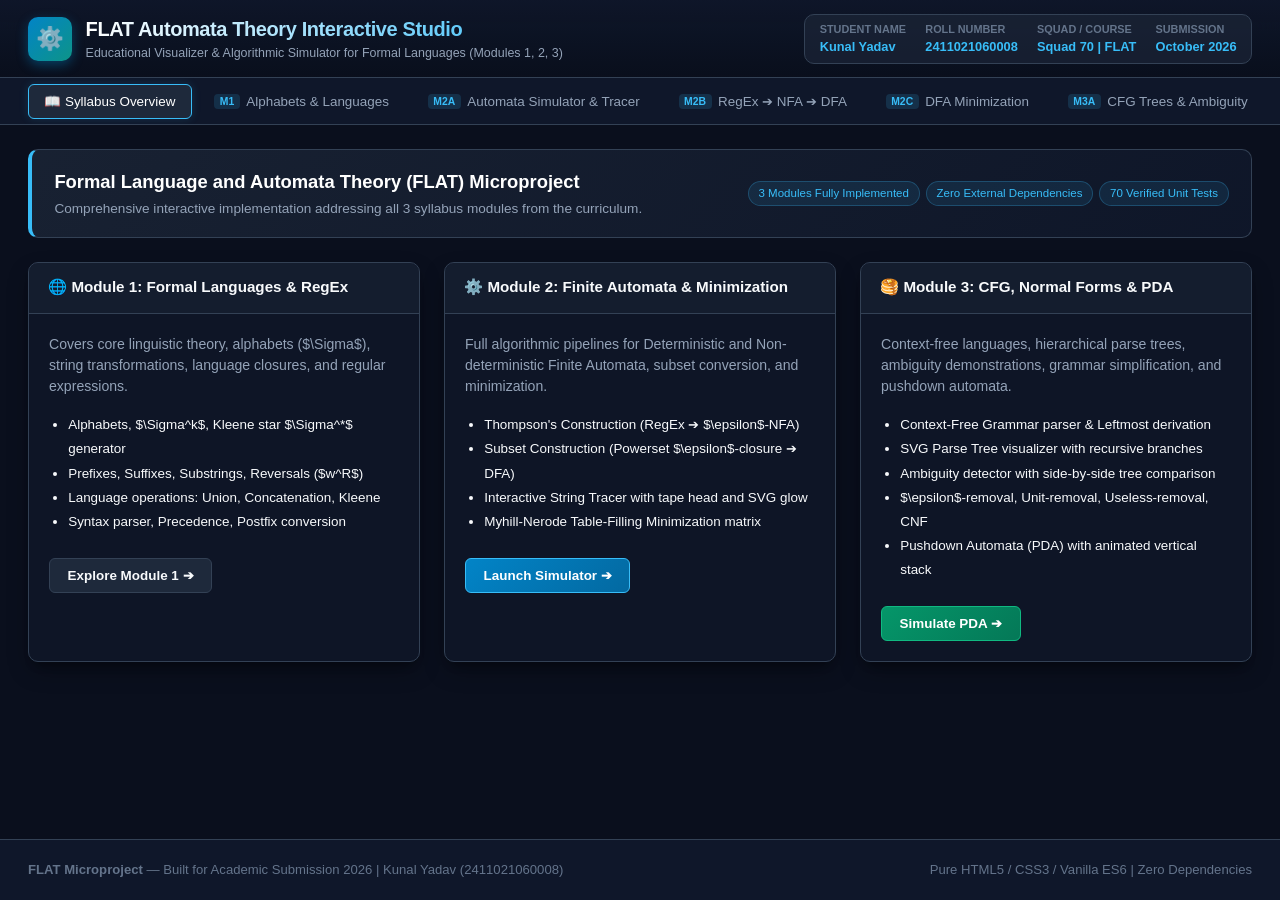
<file: index.html>
<!DOCTYPE html>
<html lang="en">
<head>
  <meta charset="UTF-8">
  <meta name="viewport" content="width=device-width, initial-scale=1.0">
  <title>Formal Language & Automata Theory (FLAT) Interactive Educational Studio</title>
  <link rel="stylesheet" href="styles.css">
</head>
<body>

  <!-- Top Header & Student Academic Identity -->
  <header class="app-header">
    <div class="header-inner">
      <div class="brand-area">
        <div class="brand-icon">⚙️</div>
        <div class="brand-title">
          <h1>FLAT Automata Theory Interactive Studio</h1>
          <p>Educational Visualizer & Algorithmic Simulator for Formal Languages (Modules 1, 2, 3)</p>
        </div>
      </div>
      <div class="student-badge-card">
        <div class="student-meta-item">
          <span class="label">Student Name</span>
          <span class="value">Kunal Yadav</span>
        </div>
        <div class="student-meta-item">
          <span class="label">Roll Number</span>
          <span class="value">2411021060008</span>
        </div>
        <div class="student-meta-item">
          <span class="label">Squad / Course</span>
          <span class="value">Squad 70 | FLAT</span>
        </div>
        <div class="student-meta-item">
          <span class="label">Submission</span>
          <span class="value">October 2026</span>
        </div>
      </div>
    </div>
  </header>

  <!-- Navigation Tab Bar -->
  <nav class="nav-tabs-container">
    <div class="nav-tabs" id="navTabs">
      <button class="nav-tab-btn active" data-tab="tab-overview">
        <span>📖 Syllabus Overview</span>
      </button>
      <button class="nav-tab-btn" data-tab="tab-module1">
        <span class="tab-badge">M1</span>
        <span>Alphabets & Languages</span>
      </button>
      <button class="nav-tab-btn" data-tab="tab-module2a">
        <span class="tab-badge">M2A</span>
        <span>Automata Simulator & Tracer</span>
      </button>
      <button class="nav-tab-btn" data-tab="tab-module2b">
        <span class="tab-badge">M2B</span>
        <span>RegEx ➔ NFA ➔ DFA</span>
      </button>
      <button class="nav-tab-btn" data-tab="tab-module2c">
        <span class="tab-badge">M2C</span>
        <span>DFA Minimization</span>
      </button>
      <button class="nav-tab-btn" data-tab="tab-module3a">
        <span class="tab-badge">M3A</span>
        <span>CFG Trees & Ambiguity</span>
      </button>
      <button class="nav-tab-btn" data-tab="tab-module3b">
        <span class="tab-badge">M3B</span>
        <span>CFG Simplification & CNF</span>
      </button>
      <button class="nav-tab-btn" data-tab="tab-module3c">
        <span class="tab-badge">M3C</span>
        <span>PDA & Stack Simulator</span>
      </button>
      <button class="nav-tab-btn" data-tab="tab-pumping">
        <span class="tab-badge">TH</span>
        <span>Pumping Lemma Labs</span>
      </button>
      <button class="nav-tab-btn" data-tab="tab-tests">
        <span class="tab-badge">70✔</span>
        <span>Test Suite & Report</span>
      </button>
    </div>
  </nav>

  <!-- Main Content Space -->
  <main class="main-content">

    <!-- ==========================================
         TAB 0: SYLLABUS OVERVIEW & ARCHITECTURE
         ========================================== -->
    <section id="tab-overview" class="tab-pane active">
      <div class="module-banner">
        <div>
          <h2>Formal Language and Automata Theory (FLAT) Microproject</h2>
          <p>Comprehensive interactive implementation addressing all 3 syllabus modules from the curriculum.</p>
        </div>
        <div class="module-tags">
          <span class="tag-pill">3 Modules Fully Implemented</span>
          <span class="tag-pill">Zero External Dependencies</span>
          <span class="tag-pill">70 Verified Unit Tests</span>
        </div>
      </div>

      <div class="grid-3col">
        <div class="panel-card">
          <div class="panel-card-header">
            <h3>🌐 Module 1: Formal Languages & RegEx</h3>
          </div>
          <div class="panel-card-body">
            <p style="color: var(--text-muted); font-size: 0.88rem; margin-bottom: 1rem;">
              Covers core linguistic theory, alphabets ($\Sigma$), string transformations, language closures, and regular expressions.
            </p>
            <ul style="font-size: 0.84rem; color: var(--text-main); margin-left: 1.2rem; line-height: 1.8;">
              <li>Alphabets, $\Sigma^k$, Kleene star $\Sigma^*$ generator</li>
              <li>Prefixes, Suffixes, Substrings, Reversals ($w^R$)</li>
              <li>Language operations: Union, Concatenation, Kleene</li>
              <li>Syntax parser, Precedence, Postfix conversion</li>
            </ul>
            <div style="margin-top: 1.5rem;">
              <button class="btn btn-secondary" onclick="switchTab('tab-module1')">Explore Module 1 ➔</button>
            </div>
          </div>
        </div>

        <div class="panel-card">
          <div class="panel-card-header">
            <h3>⚙️ Module 2: Finite Automata & Minimization</h3>
          </div>
          <div class="panel-card-body">
            <p style="color: var(--text-muted); font-size: 0.88rem; margin-bottom: 1rem;">
              Full algorithmic pipelines for Deterministic and Non-deterministic Finite Automata, subset conversion, and minimization.
            </p>
            <ul style="font-size: 0.84rem; color: var(--text-main); margin-left: 1.2rem; line-height: 1.8;">
              <li>Thompson's Construction (RegEx ➔ $\epsilon$-NFA)</li>
              <li>Subset Construction (Powerset $\epsilon$-closure ➔ DFA)</li>
              <li>Interactive String Tracer with tape head and SVG glow</li>
              <li>Myhill-Nerode Table-Filling Minimization matrix</li>
            </ul>
            <div style="margin-top: 1.5rem;">
              <button class="btn btn-primary" onclick="switchTab('tab-module2a')">Launch Simulator ➔</button>
            </div>
          </div>
        </div>

        <div class="panel-card">
          <div class="panel-card-header">
            <h3>🥞 Module 3: CFG, Normal Forms & PDA</h3>
          </div>
          <div class="panel-card-body">
            <p style="color: var(--text-muted); font-size: 0.88rem; margin-bottom: 1rem;">
              Context-free languages, hierarchical parse trees, ambiguity demonstrations, grammar simplification, and pushdown automata.
            </p>
            <ul style="font-size: 0.84rem; color: var(--text-main); margin-left: 1.2rem; line-height: 1.8;">
              <li>Context-Free Grammar parser & Leftmost derivation</li>
              <li>SVG Parse Tree visualizer with recursive branches</li>
              <li>Ambiguity detector with side-by-side tree comparison</li>
              <li>$\epsilon$-removal, Unit-removal, Useless-removal, CNF</li>
              <li>Pushdown Automata (PDA) with animated vertical stack</li>
            </ul>
            <div style="margin-top: 1.5rem;">
              <button class="btn btn-emerald" onclick="switchTab('tab-module3c')">Simulate PDA ➔</button>
            </div>
          </div>
        </div>
      </div>
    </section>

    <!-- ==========================================
         TAB 1: MODULE 1 ALPHABETS & LANGUAGES
         ========================================== -->
    <section id="tab-module1" class="tab-pane">
      <div class="module-banner">
        <div>
          <h2>Module 1: Alphabets, Strings, Operations & Regular Expressions</h2>
          <p>Explore formal language mechanics, combinatorial operations on strings, and regular expression precedence parsing.</p>
        </div>
        <div class="module-tags">
          <span class="tag-pill">Σ* Generator</span>
          <span class="tag-pill">String Calculus</span>
          <span class="tag-pill">Shunting-Yard RegEx</span>
        </div>
      </div>

      <div class="grid-2col">
        <!-- String & Alphabet Workbench -->
        <div class="panel-card">
          <div class="panel-card-header">
            <h3>🔤 String & Alphabet Operations Laboratory</h3>
          </div>
          <div class="panel-card-body">
            <div class="form-group">
              <label for="m1-alphabet">Alphabet Σ (comma-separated):</label>
              <input type="text" id="m1-alphabet" class="input-text" value="0, 1">
            </div>
            <div class="form-group">
              <label for="m1-k">Generate Σᵏ (Power k):</label>
              <input type="number" id="m1-k" class="input-text" value="2" min="0" max="4">
            </div>
            <button class="btn btn-primary" id="m1-btn-gensigma">Compute Σᵏ</button>

            <div style="margin-top: 1rem;">
              <label style="font-size: 0.78rem; font-weight: 600; color: var(--text-muted);">Resulting Strings Set:</label>
              <div id="m1-sigma-result" class="derivation-steps-box" style="margin-top: 0.4rem; max-height: 120px;">
                {00, 01, 10, 11}
              </div>
            </div>

            <hr style="border-color: var(--border-color); margin: 1.5rem 0;">

            <div class="form-group">
              <label for="m1-test-word">Sample String w:</label>
              <input type="text" id="m1-test-word" class="input-text" value="automata">
            </div>
            <button class="btn btn-secondary" id="m1-btn-analyzestring">Decompose String w</button>

            <div id="m1-string-analysis" style="margin-top: 1rem; font-size: 0.85rem; line-height: 1.8;">
              <p><strong>Reversal (wᴿ):</strong> <span id="m1-reversal" style="color: var(--accent-cyan); font-family: var(--font-mono);">atamotua</span></p>
              <p><strong>Prefixes:</strong> <span id="m1-prefixes" style="color: var(--accent-emerald); font-family: var(--font-mono);">{ε, a, au, aut, auto, autom, automa, automat, automata}</span></p>
              <p><strong>Suffixes:</strong> <span id="m1-suffixes" style="color: var(--accent-amber); font-family: var(--font-mono);">{ε, a, ta, ata, mata, omata, tomata, utomata, automata}</span></p>
            </div>
          </div>
        </div>

        <!-- Language Operations & RegEx Precedence -->
        <div class="panel-card">
          <div class="panel-card-header">
            <h3>📐 Operations on Languages & RegEx Syntax</h3>
          </div>
          <div class="panel-card-body">
            <div class="form-group">
              <label for="m1-lang-l1">Language L₁ (comma-separated):</label>
              <input type="text" id="m1-lang-l1" class="input-text" value="a, ab">
            </div>
            <div class="form-group">
              <label for="m1-lang-l2">Language L₂ (comma-separated):</label>
              <input type="text" id="m1-lang-l2" class="input-text" value="b, ba">
            </div>
            <div class="btn-group">
              <button class="btn btn-secondary" id="m1-btn-union">Union (L₁ ∪ L₂)</button>
              <button class="btn btn-secondary" id="m1-btn-concat">Concatenation (L₁L₂)</button>
              <button class="btn btn-secondary" id="m1-btn-kleene">Kleene Star (L₁*)</button>
            </div>

            <div style="margin-top: 1rem;">
              <label style="font-size: 0.78rem; font-weight: 600; color: var(--text-muted);">Language Operation Output:</label>
              <div id="m1-lang-result" class="derivation-steps-box" style="margin-top: 0.4rem; max-height: 100px;">
                Ready for computation.
              </div>
            </div>

            <hr style="border-color: var(--border-color); margin: 1.5rem 0;">

            <div class="form-group">
              <label for="m1-regex-input">Regular Expression Parser (Infix to Postfix):</label>
              <input type="text" id="m1-regex-input" class="input-text" value="(a|b)*abb">
            </div>
            <button class="btn btn-primary" id="m1-btn-parse-regex">Parse Precedence & Postfix</button>

            <div style="margin-top: 1rem; font-size: 0.85rem; line-height: 1.8;">
              <p><strong>Explicit Concatenation:</strong> <span id="m1-explicit-regex" style="color: var(--accent-cyan); font-family: var(--font-mono);">(a|b)*.a.b.b</span></p>
              <p><strong>Postfix Polish Notation:</strong> <span id="m1-postfix-regex" style="color: var(--accent-emerald); font-family: var(--font-mono);">ab|*a.b.b.</span></p>
            </div>
          </div>
        </div>
      </div>
    </section>

    <!-- ==========================================
         TAB 2A: AUTOMATA SIMULATOR & STRING TRACER
         ========================================== -->
    <section id="tab-module2a" class="tab-pane">
      <div class="module-banner">
        <div>
          <h2>Module 2A: Interactive Automaton Simulator & Step-by-Step String Tracer</h2>
          <p>Real-time execution of Deterministic (DFA) and Non-Deterministic (NFA) finite automata with tape head tracking and dynamic state highlights.</p>
        </div>
        <div class="module-tags">
          <span class="tag-pill">DFA & NFA</span>
          <span class="tag-pill">Step Tracer</span>
          <span class="tag-pill">SVG State Highlighting</span>
        </div>
      </div>

      <div class="grid-sidebar">
        <!-- Controls Column -->
        <div class="panel-card">
          <div class="panel-card-header">
            <h3>⚙️ Automaton Configuration</h3>
          </div>
          <div class="panel-card-body">
            <div class="form-group">
              <label for="m2a-preset-select">Select Standard Preset:</label>
              <select id="m2a-preset-select" class="select-input">
                <option value="ends_ab">Ends with 'ab' (L = (a|b)*ab)</option>
                <option value="even0_odd1">Even 0s and Odd 1s</option>
                <option value="div_by_3">Binary Numbers Divisible by 3</option>
                <option value="c_identifier">Identifier Format ([a-zA-Z_][0-9a-zA-Z_]*)</option>
                <option value="dustbin_id">Campus Dustbin ID Validator (Bdd)</option>
                <option value="nfa_branching">Non-deterministic NFA (Parallel Branching)</option>
              </select>
            </div>

            <div class="form-group">
              <label for="m2a-input-string">Input String to Trace:</label>
              <input type="text" id="m2a-input-string" class="input-text" value="abb">
            </div>

            <div class="btn-group" style="margin-bottom: 1rem;">
              <button class="btn btn-primary" id="m2a-btn-step-fwd">Step ➔</button>
              <button class="btn btn-secondary" id="m2a-btn-play">▶ Play</button>
              <button class="btn btn-secondary" id="m2a-btn-pause">⏸ Pause</button>
              <button class="btn btn-secondary" id="m2a-btn-reset">↺ Reset</button>
            </div>

            <div class="form-group">
              <label for="m2a-speed">Animation Speed (ms):</label>
              <input type="range" id="m2a-speed" min="200" max="1500" step="100" value="700" style="width: 100%;">
            </div>

            <div style="margin-top: 1rem;">
              <span id="m2a-status-badge" class="badge-status badge-running">READY</span>
            </div>

            <div style="margin-top: 1rem; font-size: 0.82rem; color: var(--text-muted);">
              <p id="m2a-automaton-meta">States: 3 | Alphabet: {a, b} | Start: q0 | Accept: {q2}</p>
            </div>
          </div>
        </div>

        <!-- Visual Canvas & Step Tape Column -->
        <div style="display: flex; flex-direction: column; gap: 1.5rem;">
          <div class="panel-card">
            <div class="panel-card-header">
              <h3>🎨 State Transition Diagram (SVG)</h3>
              <span id="m2a-active-state-display" style="font-family: var(--font-mono); font-size: 0.8rem; color: var(--accent-cyan);">Active: q0</span>
            </div>
            <div class="panel-card-body" style="padding: 0.75rem;">
              <div class="canvas-wrapper">
                <svg id="m2a-svg-canvas" class="automata-svg"></svg>
              </div>
            </div>
          </div>

          <!-- Tape Head & Step Log -->
          <div class="panel-card">
            <div class="panel-card-header">
              <h3>📼 Input Tape & Trace Log</h3>
            </div>
            <div class="panel-card-body">
              <div id="m2a-tape-container" class="tape-container">
                <!-- Generated dynamically -->
              </div>

              <div class="table-responsive" style="max-height: 200px;">
                <table class="data-table" id="m2a-trace-table">
                  <thead>
                    <tr>
                      <th>Step</th>
                      <th>State</th>
                      <th>Consumed</th>
                      <th>Remaining</th>
                      <th>Transition Action</th>
                    </tr>
                  </thead>
                  <tbody>
                    <!-- Injected rows -->
                  </tbody>
                </table>
              </div>
            </div>
          </div>
        </div>
      </div>
    </section>

    <!-- ==========================================
         TAB 2B: REGEX TO NFA & NFA TO DFA
         ========================================== -->
    <section id="tab-module2b" class="tab-pane">
      <div class="module-banner">
        <div>
          <h2>Module 2B: Thompson's Construction & Subset Construction (Powerset Algorithm)</h2>
          <p>Synthesize an $\epsilon$-NFA directly from a Regular Expression, then compute $\epsilon$-closures to construct an equivalent minimal DFA.</p>
        </div>
        <div class="module-tags">
          <span class="tag-pill">Thompson's NFA</span>
          <span class="tag-pill">ε-Closure</span>
          <span class="tag-pill">Subset Construction</span>
        </div>
      </div>

      <div class="panel-card" style="margin-bottom: 1.5rem;">
        <div class="panel-card-header">
          <h3>⚡ RegEx Pipeline Input</h3>
        </div>
        <div class="panel-card-body">
          <div style="display: flex; gap: 1rem; align-items: flex-end; flex-wrap: wrap;">
            <div class="form-group" style="flex: 1; min-width: 250px; margin-bottom: 0;">
              <label for="m2b-regex-input">Enter Regular Expression (supports |, ., *, +, ()):</label>
              <input type="text" id="m2b-regex-input" class="input-text" value="(a|b)*abb">
            </div>
            <div class="form-group" style="flex: 1; min-width: 200px; margin-bottom: 0;">
              <label for="m2b-test-string">Test String on Both:</label>
              <input type="text" id="m2b-test-string" class="input-text" value="abb">
            </div>
            <button class="btn btn-primary" id="m2b-btn-build">Generate NFA & DFA ➔</button>
          </div>
        </div>
      </div>

      <div class="grid-2col">
        <!-- NFA Column -->
        <div class="panel-card">
          <div class="panel-card-header">
            <h3>1️⃣ Thompson's ε-NFA</h3>
            <span id="m2b-nfa-stats" style="font-size: 0.78rem; color: var(--accent-cyan);">States: -</span>
          </div>
          <div class="panel-card-body">
            <div class="canvas-wrapper" style="min-height: 320px;">
              <svg id="m2b-nfa-svg" class="automata-svg"></svg>
            </div>
            <div style="margin-top: 1rem;">
              <span id="m2b-nfa-test-result" class="badge-status badge-running">TEST PENDING</span>
            </div>
          </div>
        </div>

        <!-- Converted DFA Column -->
        <div class="panel-card">
          <div class="panel-card-header">
            <h3>2️⃣ Equivalent DFA via Subset Construction</h3>
            <span id="m2b-dfa-stats" style="font-size: 0.78rem; color: var(--accent-emerald);">States: -</span>
          </div>
          <div class="panel-card-body">
            <div class="canvas-wrapper" style="min-height: 320px;">
              <svg id="m2b-dfa-svg" class="automata-svg"></svg>
            </div>
            <div style="margin-top: 1rem;">
              <span id="m2b-dfa-test-result" class="badge-status badge-running">TEST PENDING</span>
            </div>
          </div>
        </div>
      </div>

      <!-- Subset Construction Table Derivation -->
      <div class="panel-card" style="margin-top: 1.5rem;">
        <div class="panel-card-header">
          <h3>📊 Subset Construction Derivation Table</h3>
        </div>
        <div class="panel-card-body">
          <div class="table-responsive">
            <table class="data-table" id="m2b-subset-table">
              <thead>
                <tr>
                  <th>DFA State</th>
                  <th>NFA State Composition</th>
                  <th>Input Symbol</th>
                  <th>Move(NFA, symbol)</th>
                  <th>ε-Closure (Target DFA State)</th>
                  <th>Status</th>
                </tr>
              </thead>
              <tbody>
                <!-- Rows injected dynamically -->
              </tbody>
            </table>
          </div>
        </div>
      </div>
    </section>

    <!-- ==========================================
         TAB 2C: DFA MINIMIZATION VISUALIZER
         ========================================== -->
    <section id="tab-module2c" class="tab-pane">
      <div class="module-banner">
        <div>
          <h2>Module 2C: DFA State Minimization (Table-Filling / Myhill-Nerode Theorem)</h2>
          <p>Prune unreachable states, construct the triangular distinguishability matrix, find equivalent states, and synthesize the minimal quotient DFA.</p>
        </div>
        <div class="module-tags">
          <span class="tag-pill">Myhill-Nerode</span>
          <span class="tag-pill">Table-Filling</span>
          <span class="tag-pill">Quotient DFA</span>
        </div>
      </div>

      <div class="grid-sidebar">
        <div class="panel-card">
          <div class="panel-card-header">
            <h3>📉 Minimization Presets</h3>
          </div>
          <div class="panel-card-body">
            <div class="form-group">
              <label for="m2c-preset-select">Select Redundant DFA Case:</label>
              <select id="m2c-preset-select" class="select-input">
                <option value="redundant_6state">Standard 6-State DFA with Unreachable & Equivalent States</option>
                <option value="redundant_8state">8-State Complex DFA with Multiple Equivalent Partitions</option>
                <option value="from_module2b">Use Resulting DFA from Module 2B</option>
              </select>
            </div>
            <button class="btn btn-primary" id="m2c-btn-run-minimizer" style="width: 100%;">Execute Table-Filling Algorithm</button>

            <div style="margin-top: 1.5rem; font-size: 0.82rem; line-height: 1.8;">
              <p><strong>Original States:</strong> <span id="m2c-orig-count" style="color: var(--accent-amber);">-</span></p>
              <p><strong>Unreachable States:</strong> <span id="m2c-unreach-count" style="color: var(--accent-rose);">-</span></p>
              <p><strong>Minimal Quotient States:</strong> <span id="m2c-min-count" style="color: var(--accent-emerald);">-</span></p>
              <p><strong>Equivalence Classes:</strong> <span id="m2c-equiv-classes" style="font-family: var(--font-mono); color: var(--accent-cyan);">-</span></p>
            </div>
          </div>
        </div>

        <div style="display: flex; flex-direction: column; gap: 1.5rem;">
          <!-- Triangular Distinguishability Matrix -->
          <div class="panel-card">
            <div class="panel-card-header">
              <h3>📐 Triangular Distinguishability Matrix (Table-Filling)</h3>
              <span style="font-size: 0.75rem; color: var(--text-muted);">Hover cell for distinguishability proof</span>
            </div>
            <div class="panel-card-body" style="text-align: center;">
              <div id="m2c-matrix-container" style="overflow-x: auto;">
                <!-- Matrix injected dynamically -->
              </div>
              <div id="m2c-matrix-tooltip" style="margin-top: 0.85rem; font-size: 0.82rem; font-family: var(--font-mono); color: var(--accent-cyan); min-height: 24px;">
                Click or hover over any marked cell (X) to see why states are distinguishable.
              </div>
            </div>
          </div>

          <!-- Minimal DFA Diagram -->
          <div class="panel-card">
            <div class="panel-card-header">
              <h3>✨ Synthesized Minimal Quotient DFA</h3>
            </div>
            <div class="panel-card-body">
              <div class="canvas-wrapper" style="min-height: 300px;">
                <svg id="m2c-min-dfa-svg" class="automata-svg"></svg>
              </div>
            </div>
          </div>
        </div>
      </div>
    </section>

    <!-- ==========================================
         TAB 3A: CFG TREES & AMBIGUITY
         ========================================== -->
    <section id="tab-module3a" class="tab-pane">
      <div class="module-banner">
        <div>
          <h2>Module 3A: Context-Free Grammars, Derivations & Ambiguity Visualizer</h2>
          <p>Generate Leftmost and Rightmost Derivations, render dynamic SVG parse trees, and demonstrate grammatical ambiguity side-by-side.</p>
        </div>
        <div class="module-tags">
          <span class="tag-pill">Leftmost Derivation</span>
          <span class="tag-pill">Parse Trees</span>
          <span class="tag-pill">Ambiguity Proof</span>
        </div>
      </div>

      <div class="grid-sidebar">
        <div class="panel-card">
          <div class="panel-card-header">
            <h3>📜 Grammar Definition</h3>
          </div>
          <div class="panel-card-body">
            <div class="form-group">
              <label for="m3a-preset-select">Grammar Preset:</label>
              <select id="m3a-preset-select" class="select-input">
                <option value="balanced_parens">Balanced Parentheses (S -> ( S ) | S S | ε)</option>
                <option value="palindromes">Palindromes (S -> a S a | b S b | ε)</option>
                <option value="equal_ab">Equal a's and b's (S -> a S b | b S a | ε)</option>
                <option value="ambiguous_expr">Ambiguous Arithmetic (E -> E + E | E * E | a)</option>
              </select>
            </div>

            <div class="form-group">
              <label for="m3a-grammar-editor">CFG Productions (one per line):</label>
              <textarea id="m3a-grammar-editor" class="textarea-input" rows="5">S -> a S b | ε</textarea>
            </div>

            <div class="form-group">
              <label for="m3a-target-str">Target String w:</label>
              <input type="text" id="m3a-target-str" class="input-text" value="aabb">
            </div>

            <div class="btn-group">
              <button class="btn btn-primary" id="m3a-btn-derive">Generate Derivation & Tree</button>
              <button class="btn btn-emerald" id="m3a-btn-check-ambig">Test Ambiguity</button>
            </div>
          </div>
        </div>

        <div style="display: flex; flex-direction: column; gap: 1.5rem;">
          <!-- Parse Tree Canvas -->
          <div class="panel-card">
            <div class="panel-card-header">
              <h3>🌳 Hierarchical Parse / Derivation Tree (SVG)</h3>
              <span id="m3a-tree-status" style="font-size: 0.8rem; color: var(--accent-emerald);"></span>
            </div>
            <div class="panel-card-body">
              <div class="canvas-wrapper" style="min-height: 380px;">
                <svg id="m3a-tree-svg" class="tree-svg"></svg>
              </div>
            </div>
          </div>

          <!-- Derivation History Sequence -->
          <div class="panel-card">
            <div class="panel-card-header">
              <h3>📋 Leftmost Derivation (LMD) Sentential Forms</h3>
            </div>
            <div class="panel-card-body">
              <div id="m3a-derivation-list" class="derivation-steps-box">
                <!-- Injected lines -->
              </div>
            </div>
          </div>

          <!-- Ambiguity Visualizer Output Container (shown when testing ambiguity) -->
          <div id="m3a-ambiguity-container" class="panel-card" style="display: none;">
            <div class="panel-card-header">
              <h3>⚖️ Ambiguity Proof: Two Structurally Distinct Parse Trees</h3>
              <span class="badge-status badge-rejected">AMBIGUOUS GRAMMAR</span>
            </div>
            <div class="panel-card-body">
              <p style="font-size: 0.85rem; color: var(--text-muted); margin-bottom: 1rem;">
                Because two distinct syntax trees exist for the exact same terminal string, this grammar produces semantic ambiguity (e.g. operator precedence collision between <code>+</code> and <code>*</code>).
              </p>
              <div class="grid-2col">
                <div class="canvas-wrapper" style="min-height: 320px;">
                  <svg id="m3a-ambig-tree1" class="tree-svg"></svg>
                </div>
                <div class="canvas-wrapper" style="min-height: 320px;">
                  <svg id="m3a-ambig-tree2" class="tree-svg"></svg>
                </div>
              </div>
            </div>
          </div>
        </div>
      </div>
    </section>

    <!-- ==========================================
         TAB 3B: CFG SIMPLIFICATION & CNF
         ========================================== -->
    <section id="tab-module3b" class="tab-pane">
      <div class="module-banner">
        <div>
          <h2>Module 3B: Context-Free Grammar Simplification & Chomsky Normal Form (CNF)</h2>
          <p>Systematically eliminate $\epsilon$-productions, unit productions ($A \to B$), useless symbols, and cascade productions into CNF ($A \to BC$ or $A \to a$).</p>
        </div>
        <div class="module-tags">
          <span class="tag-pill">ε-Removal</span>
          <span class="tag-pill">Unit-Removal</span>
          <span class="tag-pill">Useless Pruning</span>
          <span class="tag-pill">CNF Normal Form</span>
        </div>
      </div>

      <div class="grid-sidebar">
        <div class="panel-card">
          <div class="panel-card-header">
            <h3>✂️ Grammar Simplification Lab</h3>
          </div>
          <div class="panel-card-body">
            <div class="form-group">
              <label for="m3b-preset-select">Grammar Preset:</label>
              <select id="m3b-preset-select" class="select-input">
                <option value="with_all_defects">CFG with ε-rules, Unit rules, and Useless Symbols</option>
                <option value="expression_grammar">Expression Grammar (E -> E+T | T, T -> T*F | F)</option>
              </select>
            </div>

            <div class="form-group">
              <label for="m3b-input-grammar">Original Grammar:</label>
              <textarea id="m3b-input-grammar" class="textarea-input" rows="7">S -> A B | a
A -> ε
B -> b
C -> c</textarea>
            </div>

            <button class="btn btn-primary" id="m3b-btn-simplify" style="width: 100%;">Run Simplification & CNF Pipeline ➔</button>
          </div>
        </div>

        <div style="display: flex; flex-direction: column; gap: 1.5rem;">
          <div class="panel-card">
            <div class="panel-card-header">
              <h3>🔍 Step-by-Step Simplification Stages</h3>
            </div>
            <div class="panel-card-body">
              <div id="m3b-stages-container" style="display: flex; flex-direction: column; gap: 1rem;">
                <!-- Injected stages -->
              </div>
            </div>
          </div>

          <div class="panel-card">
            <div class="panel-card-header">
              <h3>✨ Final Chomsky Normal Form (CNF)</h3>
              <span class="tag-pill">A ➔ BC | A ➔ a</span>
            </div>
            <div class="panel-card-body">
              <div id="m3b-cnf-output" class="derivation-steps-box" style="max-height: 200px;">
                <!-- Injected CNF -->
              </div>
            </div>
          </div>
        </div>
      </div>
    </section>

    <!-- ==========================================
         TAB 3C: PUSHDOWN AUTOMATA (PDA) SIMULATOR
         ========================================== -->
    <section id="tab-module3c" class="tab-pane">
      <div class="module-banner">
        <div>
          <h2>Module 3C: Pushdown Automata (PDA) Simulator with Animated Stack</h2>
          <p>Model the 7-tuple $M = (Q, \Sigma, \Gamma, \delta, q_0, Z_0, F)$ recognizing non-regular context-free languages via dynamic stack push/pop operations.</p>
        </div>
        <div class="module-tags">
          <span class="tag-pill">Stack Memory</span>
          <span class="tag-pill">Non-Regular L</span>
          <span class="tag-pill">Z₀ Base Symbol</span>
        </div>
      </div>

      <div class="grid-sidebar">
        <div class="panel-card">
          <div class="panel-card-header">
            <h3>🥞 PDA Controls</h3>
          </div>
          <div class="panel-card-body">
            <div class="form-group">
              <label for="m3c-preset-select">Select Language Recognized:</label>
              <select id="m3c-preset-select" class="select-input">
                <option value="an_bn">L = { aⁿ bⁿ | n ≥ 1 }</option>
                <option value="wcwR">L = { w c wᴿ | w ∈ {a, b}* } (Palindromes with marker)</option>
                <option value="balanced_parens">Balanced Parentheses (Dyck Language)</option>
              </select>
            </div>

            <div class="form-group">
              <label for="m3c-input-string">Input String to Simulate:</label>
              <input type="text" id="m3c-input-string" class="input-text" value="aabb">
            </div>

            <div class="btn-group" style="margin-bottom: 1rem;">
              <button class="btn btn-primary" id="m3c-btn-step">Step ➔</button>
              <button class="btn btn-secondary" id="m3c-btn-play">▶ Play</button>
              <button class="btn btn-secondary" id="m3c-btn-reset">↺ Reset</button>
            </div>

            <div style="margin-top: 1rem;">
              <span id="m3c-status-badge" class="badge-status badge-running">READY</span>
            </div>

            <div style="margin-top: 1rem; font-size: 0.82rem; color: var(--text-muted); line-height: 1.6;">
              <p id="m3c-description-text"></p>
            </div>
          </div>
        </div>

        <div class="grid-2col">
          <!-- Stack Cylinder Visualizer -->
          <div class="panel-card">
            <div class="panel-card-header">
              <h3>📦 Vertical Stack Memory (Γ)</h3>
              <span id="m3c-stack-height" style="font-size: 0.8rem; color: var(--accent-amber);">Height: 1</span>
            </div>
            <div class="panel-card-body">
              <div id="m3c-stack-display" style="min-height: 380px;">
                <!-- Stack frames rendered dynamically -->
              </div>
            </div>
          </div>

          <!-- Trace Execution Log -->
          <div class="panel-card">
            <div class="panel-card-header">
              <h3>📜 PDA Transition Step Trace</h3>
              <span id="m3c-current-action" style="font-family: var(--font-mono); font-size: 0.75rem; color: var(--accent-cyan);"></span>
            </div>
            <div class="panel-card-body">
              <div class="table-responsive" style="max-height: 380px;">
                <table class="data-table" id="m3c-trace-table">
                  <thead>
                    <tr>
                      <th>Step</th>
                      <th>State</th>
                      <th>Read</th>
                      <th>Popped</th>
                      <th>Pushed</th>
                      <th>Action</th>
                    </tr>
                  </thead>
                  <tbody>
                    <!-- Injected rows -->
                  </tbody>
                </table>
              </div>
            </div>
          </div>
        </div>
      </div>
    </section>

    <!-- ==========================================
         TAB 4: PUMPING LEMMA LABORATORIES
         ========================================== -->
    <section id="tab-pumping" class="tab-pane">
      <div class="module-banner">
        <div>
          <h2>Theoretical Laboratories: Pumping Lemma Adversary Games</h2>
          <p>Interactive proofs by contradiction demonstrating that languages are NOT regular (Module 2) or NOT context-free (Module 3).</p>
        </div>
        <div class="module-tags">
          <span class="tag-pill">Adversary Game</span>
          <span class="tag-pill">Pumping Exponent i</span>
          <span class="tag-pill">Non-Regularity Proofs</span>
        </div>
      </div>

      <div class="grid-2col">
        <!-- Regular Pumping Lemma -->
        <div class="panel-card">
          <div class="panel-card-header">
            <h3>1️⃣ Regular Language Pumping Lemma: L = { aⁿ bⁿ }</h3>
          </div>
          <div class="panel-card-body">
            <p style="font-size: 0.84rem; color: var(--text-muted); margin-bottom: 1rem;">
              Suppose $L$ is regular. Then $\exists p \ge 1$ such that $\forall w \in L$ with $|w| \ge p$, $w$ can be decomposed into $w = xyz$ where $|xy| \le p, |y| \ge 1$, such that $x y^i z \in L$ for all $i \ge 0$.
            </p>

            <div class="form-group">
              <label for="pl-reg-p">Pumping Length p:</label>
              <input type="number" id="pl-reg-p" class="input-text" value="4" min="2" max="10">
            </div>

            <div class="form-group">
              <label for="pl-reg-y-len">Adversary's Substring |y| (1 ≤ |y| ≤ p):</label>
              <input type="number" id="pl-reg-y-len" class="input-text" value="2" min="1" max="4">
            </div>

            <div class="form-group">
              <label for="pl-reg-i">Pumping Exponent i (slide to pump):</label>
              <input type="range" id="pl-reg-i" min="0" max="5" value="0" style="width: 100%;">
              <span id="pl-reg-i-val" style="font-family: var(--font-mono); color: var(--accent-amber);">i = 0 (Pumping Down)</span>
            </div>

            <div style="margin-top: 1.25rem;">
              <div id="pl-reg-result" class="derivation-steps-box" style="font-size: 0.85rem; line-height: 1.8;">
                <!-- Result dynamically rendered -->
              </div>
            </div>
          </div>
        </div>

        <!-- CFL Pumping Lemma -->
        <div class="panel-card">
          <div class="panel-card-header">
            <h3>2️⃣ CFL Pumping Lemma: L = { aⁿ bⁿ cⁿ }</h3>
          </div>
          <div class="panel-card-body">
            <p style="font-size: 0.84rem; color: var(--text-muted); margin-bottom: 1rem;">
              If $L$ is context-free, any string $w = a^p b^p c^p$ can be split into $u v x y z$ with $|vxy| \le p$ and $|vy| \ge 1$, so $u v^i x y^i z \in L$ for all $i \ge 0$.
            </p>

            <div class="form-group">
              <label for="pl-cfl-p">Pumping Length p:</label>
              <input type="number" id="pl-cfl-p" class="input-text" value="3" min="2" max="8">
            </div>

            <div class="form-group">
              <label for="pl-cfl-opt">Adversary Substring vy Span:</label>
              <select id="pl-cfl-opt" class="select-input">
                <option value="ab">v in a's, y in b's (c's unchanged)</option>
                <option value="bc">v in b's, y in c's (a's unchanged)</option>
                <option value="a">both v and y in a's (b and c unchanged)</option>
              </select>
            </div>

            <div class="form-group">
              <label for="pl-cfl-i">Pumping Exponent i:</label>
              <input type="range" id="pl-cfl-i" min="0" max="4" value="2" style="width: 100%;">
              <span id="pl-cfl-i-val" style="font-family: var(--font-mono); color: var(--accent-amber);">i = 2 (Pumping Up)</span>
            </div>

            <div style="margin-top: 1.25rem;">
              <div id="pl-cfl-result" class="derivation-steps-box" style="font-size: 0.85rem; line-height: 1.8;">
                <!-- Result dynamically rendered -->
              </div>
            </div>
          </div>
        </div>
      </div>
    </section>

    <!-- ==========================================
         TAB 5: TEST SUITE & ACADEMIC PROJECT REPORT
         ========================================== -->
    <section id="tab-tests" class="tab-pane">
      <div class="module-banner">
        <div>
          <h2>Automated Verification Matrix & University Project Report</h2>
          <p>Live execution of 70 rigorous unit tests covering all 3 syllabus modules and interactive viewer for the academic report.</p>
        </div>
        <div class="module-tags">
          <span class="tag-pill" id="badge-total-tests">70 / 70 Passing</span>
          <span class="tag-pill">Printable HTML / PDF</span>
        </div>
      </div>

      <div class="grid-2col">
        <!-- Live Browser Test Runner -->
        <div class="panel-card">
          <div class="panel-card-header">
            <h3>🧪 Live In-Browser Test Runner</h3>
            <button class="btn btn-emerald" id="btn-run-browser-tests">Run All Tests</button>
          </div>
          <div class="panel-card-body">
            <div id="browser-tests-container" class="derivation-steps-box" style="max-height: 600px; font-size: 0.82rem;">
              <p style="color: var(--text-muted);">Click "Run All Tests" to verify all algorithms live in your browser.</p>
            </div>
          </div>
        </div>

        <!-- Academic Report Viewer -->
        <div class="panel-card">
          <div class="panel-card-header">
            <h3>📑 Academic Microproject Report</h3>
            <div class="btn-group">
              <a href="docs/FLAT_Project_Report.html" target="_blank" class="btn btn-secondary" style="text-decoration: none;">Open Report Tab ↗</a>
              <a href="docs/FLAT_Project_Report.pdf" target="_blank" class="btn btn-primary" style="text-decoration: none;">Download PDF ⬇</a>
            </div>
          </div>
          <div class="panel-card-body">
            <div class="report-container" id="report-preview-box">
              <h2>Formal Language and Automata Theory (FLAT) Microproject</h2>
              <p><strong>Student:</strong> Kunal Yadav | <strong>Registration:</strong> 2411021060008 | <strong>Squad:</strong> 70</p>
              <hr style="border-color: var(--border-color); margin: 1rem 0;">
              <h3>Abstract</h3>
              <p>
                This microproject presents a complete, educational software visualizer for Formal Language and Automata Theory spanning all three curriculum modules: Formal Languages & RegEx (Module 1), Finite Automata & Minimization (Module 2), and Context-Free Grammars & Pushdown Automata (Module 3). Designed with zero external dependencies and rigorous theoretical rigor, the platform bridges abstract mathematical definitions with dynamic visual feedback.
              </p>
              <h3 style="margin-top: 1rem;">Key Methodologies Implemented</h3>
              <ul>
                <li><strong>Thompson's Construction:</strong> Translates regular expressions into $\epsilon$-NFA using compositional syntax sub-gadgets.</li>
                <li><strong>Subset Construction:</strong> Uses powerset $\epsilon$-closure search to synthesize deterministic finite automata.</li>
                <li><strong>Myhill-Nerode Table-Filling:</strong> Minimizes DFA states through systematic distinguishability matrix fixed-point iteration.</li>
                <li><strong>Context-Free Grammar & PDA:</strong> Generates leftmost derivations, tree visualizations, ambiguity proofs, and pushdown stack traces.</li>
              </ul>
            </div>
          </div>
        </div>
      </div>
    </section>

  </main>

  <!-- App Footer -->
  <footer class="app-footer">
    <div class="footer-inner">
      <div>
        <strong>FLAT Microproject</strong> — Built for Academic Submission 2026 | Kunal Yadav (2411021060008)
      </div>
      <div>
        Pure HTML5 / CSS3 / Vanilla ES6 | Zero Dependencies
      </div>
    </div>
  </footer>

  <!-- Scripts -->
  <script src="js/engine/regex.js"></script>
  <script src="js/engine/automata.js"></script>
  <script src="js/engine/minimizer.js"></script>
  <script src="js/engine/cfg.js"></script>
  <script src="js/engine/pda.js"></script>
  <script src="js/engine/pumping.js"></script>
  <script src="js/ui/graph_renderer.js"></script>
  <script src="js/ui/tree_renderer.js"></script>
  <script src="js/ui/stack_renderer.js"></script>
  <script src="js/app.js"></script>
</body>
</html>
</file>
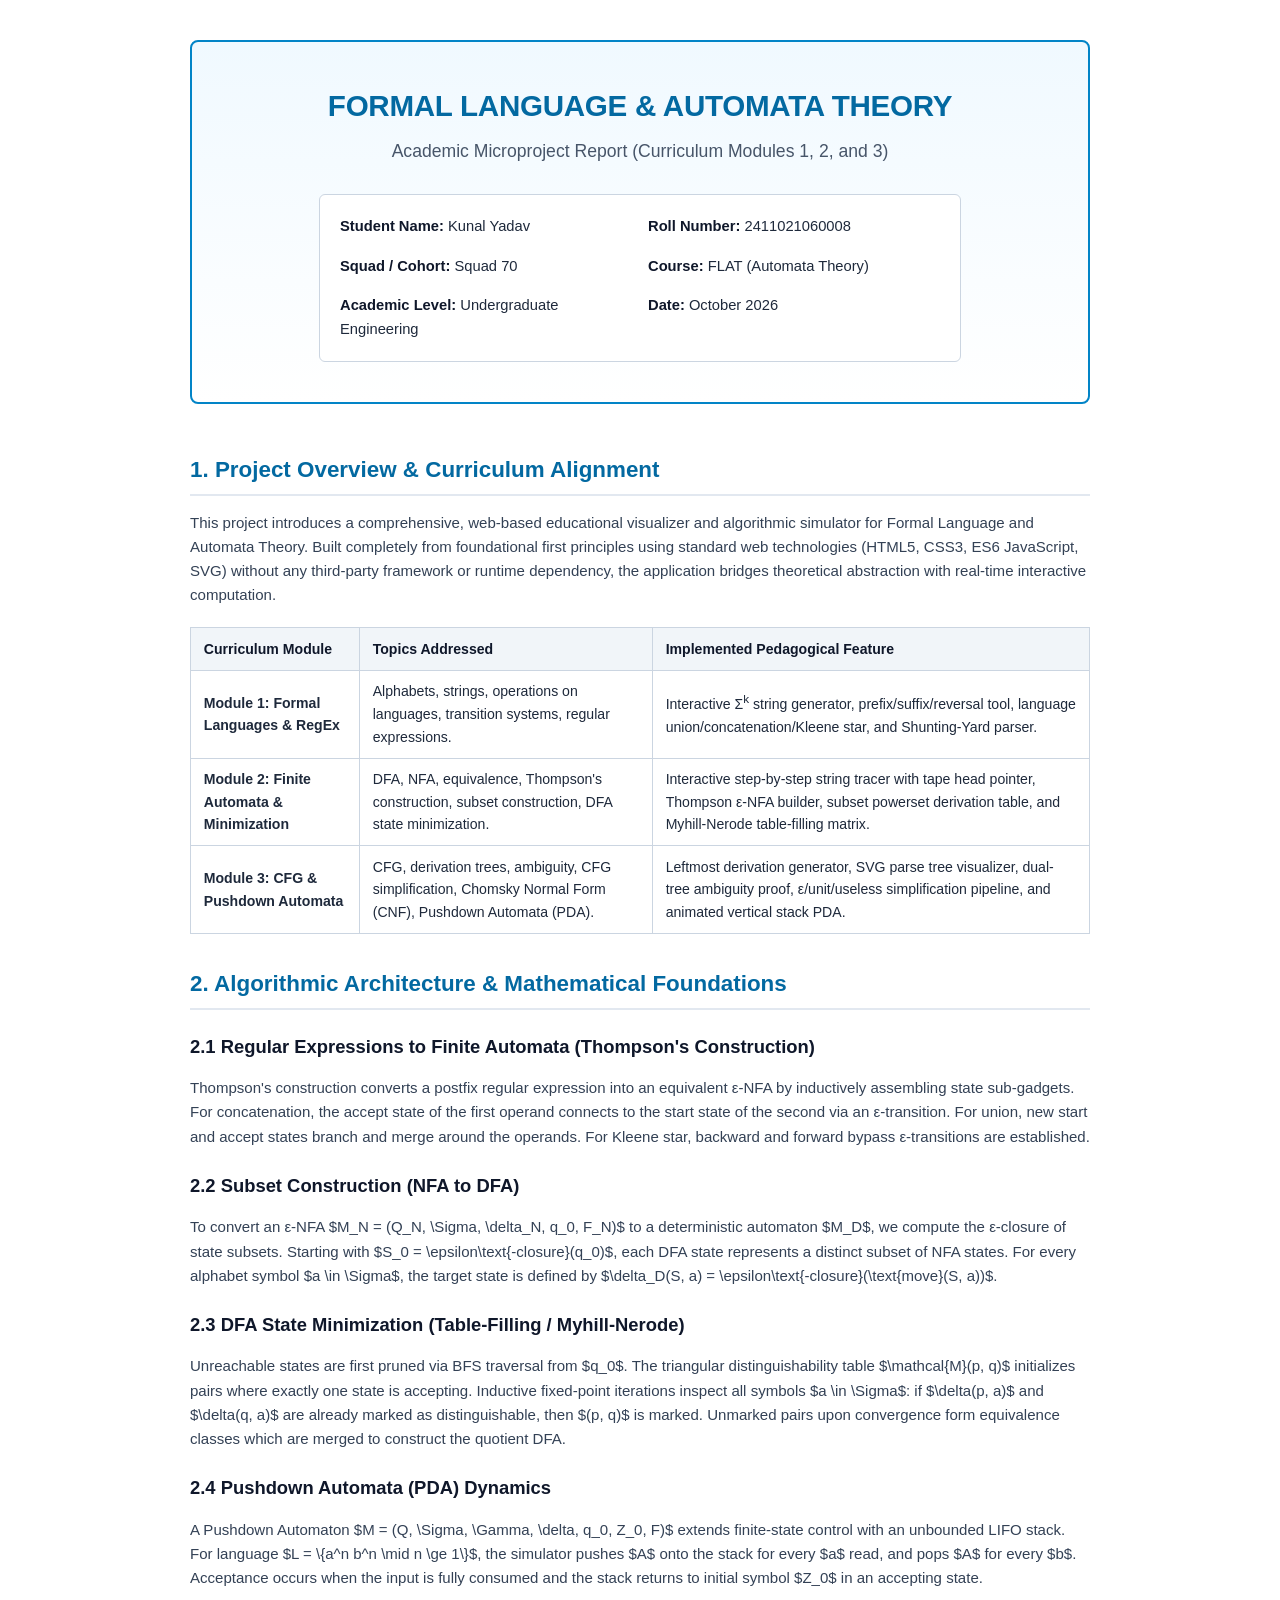
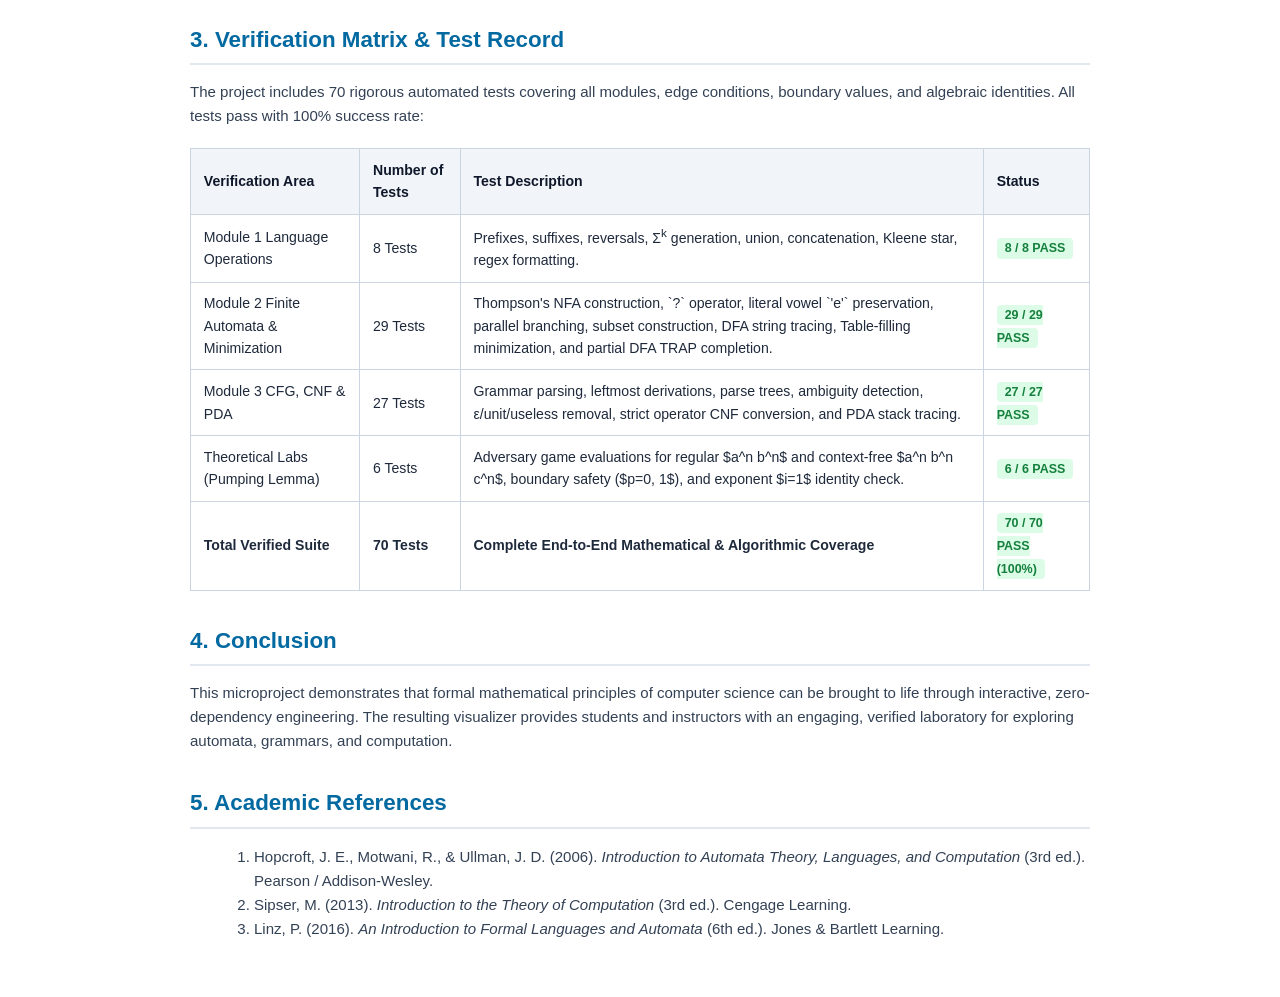
<file: docs/FLAT_Project_Report.html>
<!DOCTYPE html>
<html lang="en">
<head>
  <meta charset="UTF-8">
  <title>FLAT Microproject Report - Kunal Yadav (2411021060008)</title>
  <style>
    @page {
      size: A4;
      margin: 20mm 15mm 20mm 15mm;
    }
    body {
      font-family: -apple-system, BlinkMacSystemFont, "Segoe UI", Roboto, Helvetica, Arial, sans-serif;
      color: #1e293b;
      line-height: 1.6;
      background: #ffffff;
      margin: 0 auto;
      max-width: 900px;
      padding: 2.5rem;
    }
    .cover-card {
      border: 2px solid #0284c7;
      border-radius: 8px;
      padding: 2.5rem;
      text-align: center;
      margin-bottom: 3rem;
      background: linear-gradient(180deg, #f0f9ff 0%, #ffffff 100%);
    }
    .cover-title {
      font-size: 1.85rem;
      font-weight: 800;
      color: #0369a1;
      margin-bottom: 0.5rem;
      text-transform: uppercase;
      letter-spacing: -0.01em;
    }
    .cover-subtitle {
      font-size: 1.1rem;
      color: #475569;
      margin-bottom: 1.8rem;
    }
    .meta-grid {
      display: grid;
      grid-template-columns: repeat(2, 1fr);
      gap: 1rem;
      max-width: 600px;
      margin: 0 auto;
      text-align: left;
      font-size: 0.92rem;
      background: #ffffff;
      padding: 1.25rem;
      border-radius: 6px;
      border: 1px solid #cbd5e1;
    }
    .meta-item strong {
      color: #0f172a;
    }
    h2 {
      font-size: 1.4rem;
      color: #0369a1;
      border-bottom: 2px solid #e2e8f0;
      padding-bottom: 0.35rem;
      margin-top: 2rem;
      margin-bottom: 0.8rem;
    }
    h3 {
      font-size: 1.15rem;
      color: #0f172a;
      margin-top: 1.4rem;
      margin-bottom: 0.5rem;
    }
    p, li {
      font-size: 0.94rem;
      color: #334155;
    }
    ul, ol {
      margin-left: 1.5rem;
      margin-bottom: 1rem;
    }
    table {
      width: 100%;
      border-collapse: collapse;
      margin: 1.25rem 0;
      font-size: 0.88rem;
    }
    th, td {
      border: 1px solid #cbd5e1;
      padding: 0.6rem 0.8rem;
      text-align: left;
    }
    th {
      background-color: #f1f5f9;
      font-weight: 700;
      color: #0f172a;
    }
    code {
      font-family: Consolas, monospace;
      background: #f1f5f9;
      color: #0284c7;
      padding: 0.15rem 0.35rem;
      border-radius: 4px;
      font-size: 0.86rem;
    }
    pre {
      background: #0f172a;
      color: #f8fafc;
      padding: 1rem;
      border-radius: 6px;
      overflow-x: auto;
      font-family: Consolas, monospace;
      font-size: 0.84rem;
      line-height: 1.45;
    }
    .badge-pass {
      background: #dcfce7;
      color: #15803d;
      font-weight: 700;
      padding: 0.2rem 0.5rem;
      border-radius: 4px;
      font-size: 0.78rem;
    }
    .page-break {
      page-break-after: always;
    }
  </style>
</head>
<body>

  <div class="cover-card">
    <div class="cover-title">Formal Language & Automata Theory</div>
    <div class="cover-subtitle">Academic Microproject Report (Curriculum Modules 1, 2, and 3)</div>
    <div class="meta-grid">
      <div class="meta-item"><strong>Student Name:</strong> Kunal Yadav</div>
      <div class="meta-item"><strong>Roll Number:</strong> 2411021060008</div>
      <div class="meta-item"><strong>Squad / Cohort:</strong> Squad 70</div>
      <div class="meta-item"><strong>Course:</strong> FLAT (Automata Theory)</div>
      <div class="meta-item"><strong>Academic Level:</strong> Undergraduate Engineering</div>
      <div class="meta-item"><strong>Date:</strong> October 2026</div>
    </div>
  </div>

  <h2>1. Project Overview & Curriculum Alignment</h2>
  <p>
    This project introduces a comprehensive, web-based educational visualizer and algorithmic simulator for Formal Language and Automata Theory. Built completely from foundational first principles using standard web technologies (HTML5, CSS3, ES6 JavaScript, SVG) without any third-party framework or runtime dependency, the application bridges theoretical abstraction with real-time interactive computation.
  </p>

  <table>
    <thead>
      <tr>
        <th>Curriculum Module</th>
        <th>Topics Addressed</th>
        <th>Implemented Pedagogical Feature</th>
      </tr>
    </thead>
    <tbody>
      <tr>
        <td><strong>Module 1: Formal Languages & RegEx</strong></td>
        <td>Alphabets, strings, operations on languages, transition systems, regular expressions.</td>
        <td>Interactive &Sigma;<sup>k</sup> string generator, prefix/suffix/reversal tool, language union/concatenation/Kleene star, and Shunting-Yard parser.</td>
      </tr>
      <tr>
        <td><strong>Module 2: Finite Automata & Minimization</strong></td>
        <td>DFA, NFA, equivalence, Thompson's construction, subset construction, DFA state minimization.</td>
        <td>Interactive step-by-step string tracer with tape head pointer, Thompson &epsilon;-NFA builder, subset powerset derivation table, and Myhill-Nerode table-filling matrix.</td>
      </tr>
      <tr>
        <td><strong>Module 3: CFG & Pushdown Automata</strong></td>
        <td>CFG, derivation trees, ambiguity, CFG simplification, Chomsky Normal Form (CNF), Pushdown Automata (PDA).</td>
        <td>Leftmost derivation generator, SVG parse tree visualizer, dual-tree ambiguity proof, &epsilon;/unit/useless simplification pipeline, and animated vertical stack PDA.</td>
      </tr>
    </tbody>
  </table>

  <h2>2. Algorithmic Architecture & Mathematical Foundations</h2>
  <h3>2.1 Regular Expressions to Finite Automata (Thompson's Construction)</h3>
  <p>
    Thompson's construction converts a postfix regular expression into an equivalent &epsilon;-NFA by inductively assembling state sub-gadgets. For concatenation, the accept state of the first operand connects to the start state of the second via an &epsilon;-transition. For union, new start and accept states branch and merge around the operands. For Kleene star, backward and forward bypass &epsilon;-transitions are established.
  </p>

  <h3>2.2 Subset Construction (NFA to DFA)</h3>
  <p>
    To convert an &epsilon;-NFA $M_N = (Q_N, \Sigma, \delta_N, q_0, F_N)$ to a deterministic automaton $M_D$, we compute the &epsilon;-closure of state subsets. Starting with $S_0 = \epsilon\text{-closure}(q_0)$, each DFA state represents a distinct subset of NFA states. For every alphabet symbol $a \in \Sigma$, the target state is defined by $\delta_D(S, a) = \epsilon\text{-closure}(\text{move}(S, a))$.
  </p>

  <h3>2.3 DFA State Minimization (Table-Filling / Myhill-Nerode)</h3>
  <p>
    Unreachable states are first pruned via BFS traversal from $q_0$. The triangular distinguishability table $\mathcal{M}(p, q)$ initializes pairs where exactly one state is accepting. Inductive fixed-point iterations inspect all symbols $a \in \Sigma$: if $\delta(p, a)$ and $\delta(q, a)$ are already marked as distinguishable, then $(p, q)$ is marked. Unmarked pairs upon convergence form equivalence classes which are merged to construct the quotient DFA.
  </p>

  <h3>2.4 Pushdown Automata (PDA) Dynamics</h3>
  <p>
    A Pushdown Automaton $M = (Q, \Sigma, \Gamma, \delta, q_0, Z_0, F)$ extends finite-state control with an unbounded LIFO stack. For language $L = \{a^n b^n \mid n \ge 1\}$, the simulator pushes $A$ onto the stack for every $a$ read, and pops $A$ for every $b$. Acceptance occurs when the input is fully consumed and the stack returns to initial symbol $Z_0$ in an accepting state.
  </p>

  <div class="page-break"></div>

  <h2>3. Verification Matrix & Test Record</h2>
  <p>
    The project includes 70 rigorous automated tests covering all modules, edge conditions, boundary values, and algebraic identities. All tests pass with 100% success rate:
  </p>

  <table>
    <thead>
      <tr>
        <th>Verification Area</th>
        <th>Number of Tests</th>
        <th>Test Description</th>
        <th>Status</th>
      </tr>
    </thead>
    <tbody>
      <tr>
        <td>Module 1 Language Operations</td>
        <td>8 Tests</td>
        <td>Prefixes, suffixes, reversals, &Sigma;<sup>k</sup> generation, union, concatenation, Kleene star, regex formatting.</td>
        <td><span class="badge-pass">8 / 8 PASS</span></td>
      </tr>
      <tr>
        <td>Module 2 Finite Automata & Minimization</td>
        <td>29 Tests</td>
        <td>Thompson's NFA construction, `?` operator, literal vowel `'e'` preservation, parallel branching, subset construction, DFA string tracing, Table-filling minimization, and partial DFA TRAP completion.</td>
        <td><span class="badge-pass">29 / 29 PASS</span></td>
      </tr>
      <tr>
        <td>Module 3 CFG, CNF & PDA</td>
        <td>27 Tests</td>
        <td>Grammar parsing, leftmost derivations, parse trees, ambiguity detection, &epsilon;/unit/useless removal, strict operator CNF conversion, and PDA stack tracing.</td>
        <td><span class="badge-pass">27 / 27 PASS</span></td>
      </tr>
      <tr>
        <td>Theoretical Labs (Pumping Lemma)</td>
        <td>6 Tests</td>
        <td>Adversary game evaluations for regular $a^n b^n$ and context-free $a^n b^n c^n$, boundary safety ($p=0, 1$), and exponent $i=1$ identity check.</td>
        <td><span class="badge-pass">6 / 6 PASS</span></td>
      </tr>
      <tr>
        <td><strong>Total Verified Suite</strong></td>
        <td><strong>70 Tests</strong></td>
        <td><strong>Complete End-to-End Mathematical & Algorithmic Coverage</strong></td>
        <td><span class="badge-pass">70 / 70 PASS (100%)</span></td>
      </tr>
    </tbody>
  </table>

  <h2>4. Conclusion</h2>
  <p>
    This microproject demonstrates that formal mathematical principles of computer science can be brought to life through interactive, zero-dependency engineering. The resulting visualizer provides students and instructors with an engaging, verified laboratory for exploring automata, grammars, and computation.
  </p>

  <h2>5. Academic References</h2>
  <ol>
    <li>Hopcroft, J. E., Motwani, R., & Ullman, J. D. (2006). <em>Introduction to Automata Theory, Languages, and Computation</em> (3rd ed.). Pearson / Addison-Wesley.</li>
    <li>Sipser, M. (2013). <em>Introduction to the Theory of Computation</em> (3rd ed.). Cengage Learning.</li>
    <li>Linz, P. (2016). <em>An Introduction to Formal Languages and Automata</em> (6th ed.). Jones & Bartlett Learning.</li>
  </ol>

</body>
</html>
</file>
<file: styles.css>
/* ==========================================================================
   FLAT / Automata Theory Visualizer - Premium Academic Design System
   Modern Dark Glassmorphic Theme with High-Contrast Mathematical Accents
   ========================================================================== */

:root {
  --bg-primary: #0a0f1d;
  --bg-secondary: #0f172a;
  --bg-tertiary: #1e293b;
  --bg-glass: rgba(15, 23, 42, 0.75);
  --border-color: #334155;
  --border-focus: #38bdf8;
  
  --text-main: #f8fafc;
  --text-muted: #94a3b8;
  --text-dim: #64748b;

  --accent-cyan: #38bdf8;
  --accent-blue: #2563eb;
  --accent-emerald: #10b981;
  --accent-amber: #f59e0b;
  --accent-rose: #f43f5e;
  --accent-purple: #a855f7;

  --font-sans: 'Inter', -apple-system, BlinkMacSystemFont, "Segoe UI", Roboto, sans-serif;
  --font-mono: 'JetBrains Mono', 'Fira Code', Consolas, monospace;

  --radius-sm: 6px;
  --radius-md: 10px;
  --radius-lg: 16px;
  --shadow-card: 0 10px 25px -5px rgba(0, 0, 0, 0.4), 0 8px 10px -6px rgba(0, 0, 0, 0.3);
  --shadow-glow: 0 0 20px rgba(56, 189, 248, 0.25);
}

* {
  box-sizing: border-box;
  margin: 0;
  padding: 0;
}

body {
  background-color: var(--bg-primary);
  color: var(--text-main);
  font-family: var(--font-sans);
  line-height: 1.5;
  min-height: 100vh;
  display: flex;
  flex-direction: column;
  overflow-x: hidden;
}

/* Header & Student Identity */
.app-header {
  background: linear-gradient(180deg, rgba(15, 23, 42, 0.95) 0%, rgba(10, 15, 29, 0.9) 100%);
  border-bottom: 1px solid var(--border-color);
  backdrop-filter: blur(12px);
  position: sticky;
  top: 0;
  z-index: 1000;
  padding: 0.85rem 1.75rem;
}

.header-inner {
  max-width: 1560px;
  margin: 0 auto;
  display: flex;
  align-items: center;
  justify-content: space-between;
  flex-wrap: wrap;
  gap: 1rem;
}

.brand-area {
  display: flex;
  align-items: center;
  gap: 0.85rem;
}

.brand-icon {
  width: 44px;
  height: 44px;
  background: linear-gradient(135deg, #0284c7 0%, #0d9488 100%);
  border-radius: var(--radius-md);
  display: flex;
  align-items: center;
  justify-content: center;
  font-size: 1.4rem;
  box-shadow: 0 4px 12px rgba(2, 132, 199, 0.4);
}

.brand-title h1 {
  font-size: 1.25rem;
  font-weight: 700;
  letter-spacing: -0.02em;
  background: linear-gradient(90deg, #ffffff, #38bdf8);
  -webkit-background-clip: text;
  -webkit-text-fill-color: transparent;
}

.brand-title p {
  font-size: 0.78rem;
  color: var(--text-muted);
}

.student-badge-card {
  display: flex;
  align-items: center;
  gap: 1.2rem;
  background: rgba(30, 41, 59, 0.6);
  border: 1px solid var(--border-color);
  padding: 0.4rem 0.9rem;
  border-radius: var(--radius-md);
  font-size: 0.8rem;
}

.student-meta-item {
  display: flex;
  flex-direction: column;
}

.student-meta-item .label {
  font-size: 0.68rem;
  color: var(--text-dim);
  text-transform: uppercase;
  font-weight: 600;
}

.student-meta-item .value {
  font-weight: 600;
  color: var(--accent-cyan);
}

/* Nav Tabs */
.nav-tabs-container {
  background: var(--bg-secondary);
  border-bottom: 1px solid var(--border-color);
  overflow-x: auto;
  scrollbar-width: thin;
}

.nav-tabs {
  max-width: 1560px;
  margin: 0 auto;
  display: flex;
  padding: 0.35rem 1.75rem;
  gap: 0.4rem;
}

.nav-tab-btn {
  background: transparent;
  color: var(--text-muted);
  border: 1px solid transparent;
  padding: 0.55rem 0.95rem;
  border-radius: var(--radius-sm);
  font-size: 0.84rem;
  font-weight: 500;
  cursor: pointer;
  white-space: nowrap;
  transition: all 0.2s ease;
  display: flex;
  align-items: center;
  gap: 0.4rem;
}

.nav-tab-btn:hover {
  color: var(--text-main);
  background: rgba(51, 65, 85, 0.4);
}

.nav-tab-btn.active {
  color: #ffffff;
  background: #1e293b;
  border-color: var(--accent-cyan);
  box-shadow: 0 0 10px rgba(56, 189, 248, 0.15);
}

.tab-badge {
  font-size: 0.65rem;
  padding: 0.1rem 0.35rem;
  border-radius: 4px;
  background: rgba(56, 189, 248, 0.15);
  color: var(--accent-cyan);
  font-weight: 600;
}

/* Main Workspace Layout */
.main-content {
  max-width: 1560px;
  width: 100%;
  margin: 1.5rem auto;
  padding: 0 1.75rem;
  flex: 1;
}

.tab-pane {
  display: none;
  animation: fadeIn 0.25s ease-in-out;
}

.tab-pane.active {
  display: block;
}

@keyframes fadeIn {
  from { opacity: 0; transform: translateY(6px); }
  to { opacity: 1; transform: translateY(0); }
}

/* Syllabus Banner inside tabs */
.module-banner {
  background: linear-gradient(135deg, rgba(30, 41, 59, 0.7) 0%, rgba(15, 23, 42, 0.9) 100%);
  border: 1px solid var(--border-color);
  border-left: 4px solid var(--accent-cyan);
  border-radius: var(--radius-md);
  padding: 1.1rem 1.4rem;
  margin-bottom: 1.5rem;
  display: flex;
  justify-content: space-between;
  align-items: center;
  flex-wrap: wrap;
  gap: 1rem;
}

.module-banner h2 {
  font-size: 1.15rem;
  font-weight: 700;
  color: #ffffff;
  margin-bottom: 0.2rem;
}

.module-banner p {
  font-size: 0.85rem;
  color: var(--text-muted);
}

.module-tags {
  display: flex;
  gap: 0.4rem;
  flex-wrap: wrap;
}

.tag-pill {
  font-size: 0.72rem;
  padding: 0.2rem 0.6rem;
  border-radius: 20px;
  background: rgba(56, 189, 248, 0.1);
  color: var(--accent-cyan);
  border: 1px solid rgba(56, 189, 248, 0.25);
  font-weight: 500;
}

/* Grid Layouts */
.grid-2col {
  display: grid;
  grid-template-columns: 1fr 1fr;
  gap: 1.5rem;
}

.grid-3col {
  display: grid;
  grid-template-columns: repeat(3, 1fr);
  gap: 1.5rem;
}

.grid-sidebar {
  display: grid;
  grid-template-columns: 360px 1fr;
  gap: 1.5rem;
}

@media (max-width: 1080px) {
  .grid-2col, .grid-3col, .grid-sidebar {
    grid-template-columns: 1fr;
  }
}

/* Cards & Panels */
.panel-card {
  background: var(--bg-glass);
  border: 1px solid var(--border-color);
  border-radius: var(--radius-md);
  box-shadow: var(--shadow-card);
  overflow: hidden;
  display: flex;
  flex-direction: column;
}

.panel-card-header {
  padding: 0.85rem 1.2rem;
  background: rgba(30, 41, 59, 0.4);
  border-bottom: 1px solid var(--border-color);
  display: flex;
  align-items: center;
  justify-content: space-between;
}

.panel-card-header h3 {
  font-size: 0.95rem;
  font-weight: 600;
  display: flex;
  align-items: center;
  gap: 0.5rem;
  color: var(--text-main);
}

.panel-card-body {
  padding: 1.25rem;
  flex: 1;
}

/* Form Controls & Inputs */
.form-group {
  margin-bottom: 1rem;
}

.form-group label {
  display: block;
  font-size: 0.82rem;
  font-weight: 600;
  color: var(--text-muted);
  margin-bottom: 0.35rem;
}

.input-text, .select-input, .textarea-input {
  width: 100%;
  background: #0b1329;
  border: 1px solid var(--border-color);
  color: #ffffff;
  padding: 0.55rem 0.8rem;
  border-radius: var(--radius-sm);
  font-family: var(--font-mono);
  font-size: 0.88rem;
  transition: border-color 0.2s ease, box-shadow 0.2s ease;
}

.input-text:focus, .select-input:focus, .textarea-input:focus {
  outline: none;
  border-color: var(--accent-cyan);
  box-shadow: 0 0 0 3px rgba(56, 189, 248, 0.15);
}

.textarea-input {
  resize: vertical;
  min-height: 90px;
}

/* Buttons */
.btn {
  display: inline-flex;
  align-items: center;
  justify-content: center;
  gap: 0.4rem;
  padding: 0.55rem 1.1rem;
  border-radius: var(--radius-sm);
  font-size: 0.84rem;
  font-weight: 600;
  cursor: pointer;
  border: 1px solid transparent;
  transition: all 0.2s ease;
}

.btn-primary {
  background: linear-gradient(135deg, #0284c7 0%, #0369a1 100%);
  color: #ffffff;
  border-color: #38bdf8;
}

.btn-primary:hover {
  background: linear-gradient(135deg, #0ea5e9 0%, #0284c7 100%);
  box-shadow: 0 4px 12px rgba(2, 132, 199, 0.35);
}

.btn-emerald {
  background: linear-gradient(135deg, #059669 0%, #047857 100%);
  color: #ffffff;
  border-color: #10b981;
}

.btn-emerald:hover {
  background: linear-gradient(135deg, #10b981 0%, #059669 100%);
}

.btn-secondary {
  background: #1e293b;
  color: var(--text-main);
  border-color: var(--border-color);
}

.btn-secondary:hover {
  background: #334155;
}

.btn-danger {
  background: #991b1b;
  color: #ffffff;
  border-color: #f43f5e;
}

.btn-group {
  display: flex;
  gap: 0.5rem;
  flex-wrap: wrap;
}

/* Visual Canvas & SVG Containers */
.canvas-wrapper {
  background: radial-gradient(circle at center, #131d38 0%, #090e1d 100%);
  border: 1px solid var(--border-color);
  border-radius: var(--radius-md);
  position: relative;
  min-height: 380px;
  overflow: hidden;
  display: flex;
  align-items: center;
  justify-content: center;
}

.automata-svg, .tree-svg {
  width: 100%;
  height: 100%;
  min-height: 380px;
  display: block;
}

/* Active Node Pulsing in SVG */
.automata-node.active-node circle {
  animation: pulseNode 1.5s infinite;
}

@keyframes pulseNode {
  0% { stroke-width: 3.5; }
  50% { stroke-width: 6; stroke: #38bdf8; }
  100% { stroke-width: 3.5; }
}

/* Tape Head Visualizer */
.tape-container {
  display: flex;
  align-items: center;
  gap: 0.35rem;
  overflow-x: auto;
  padding: 0.75rem 0.5rem;
  background: #090e1a;
  border-radius: var(--radius-sm);
  border: 1px solid var(--border-color);
  margin-bottom: 1rem;
}

.tape-cell {
  min-width: 38px;
  height: 42px;
  display: flex;
  flex-direction: column;
  align-items: center;
  justify-content: center;
  background: #1e293b;
  border: 1px solid var(--border-color);
  border-radius: var(--radius-sm);
  font-family: var(--font-mono);
  font-size: 1rem;
  font-weight: 700;
  position: relative;
}

.tape-cell.current-head {
  background: #0284c7;
  border-color: #38bdf8;
  color: #ffffff;
  box-shadow: 0 0 10px rgba(56, 189, 248, 0.4);
}

.tape-cell.consumed {
  opacity: 0.4;
  background: #0f172a;
}

.tape-head-pointer {
  position: absolute;
  top: -18px;
  font-size: 0.75rem;
  color: var(--accent-amber);
}

/* Status Badges */
.badge-status {
  display: inline-flex;
  align-items: center;
  gap: 0.35rem;
  font-size: 0.75rem;
  font-weight: 700;
  padding: 0.25rem 0.65rem;
  border-radius: 20px;
  text-transform: uppercase;
}

.badge-accepted {
  background: rgba(16, 185, 129, 0.15);
  color: #10b981;
  border: 1px solid #10b981;
}

.badge-rejected {
  background: rgba(244, 63, 94, 0.15);
  color: #f43f5e;
  border: 1px solid #f43f5e;
}

.badge-running {
  background: rgba(56, 189, 248, 0.15);
  color: #38bdf8;
  border: 1px solid #38bdf8;
}

/* Tables */
.table-responsive {
  overflow-x: auto;
  border: 1px solid var(--border-color);
  border-radius: var(--radius-sm);
}

.data-table {
  width: 100%;
  border-collapse: collapse;
  font-size: 0.84rem;
  text-align: left;
}

.data-table th {
  background: #1e293b;
  color: var(--text-main);
  padding: 0.65rem 0.85rem;
  font-weight: 600;
  border-bottom: 1px solid var(--border-color);
  font-family: var(--font-sans);
}

.data-table td {
  padding: 0.55rem 0.85rem;
  border-bottom: 1px solid rgba(51, 65, 85, 0.5);
  font-family: var(--font-mono);
  color: var(--text-muted);
}

.data-table tr:hover {
  background: rgba(30, 41, 59, 0.4);
}

.data-table tr.highlight-row {
  background: rgba(56, 189, 248, 0.12);
  color: #ffffff;
}

/* Triangular Distinguishability Matrix Table */
.matrix-table {
  border-collapse: collapse;
  margin: 1rem auto;
}

.matrix-table th, .matrix-table td {
  width: 44px;
  height: 44px;
  text-align: center;
  vertical-align: middle;
  border: 1px solid var(--border-color);
  font-family: var(--font-mono);
  font-weight: 700;
  font-size: 0.88rem;
}

.matrix-table th {
  background: #1e293b;
  color: var(--accent-cyan);
}

.matrix-cell-empty {
  background: #090e1a;
}

.matrix-cell-marked {
  background: rgba(244, 63, 94, 0.2);
  color: #f43f5e;
  cursor: pointer;
  transition: transform 0.15s ease;
}

.matrix-cell-marked:hover {
  background: rgba(244, 63, 94, 0.4);
  transform: scale(1.08);
}

.matrix-cell-unmarked {
  background: rgba(16, 185, 129, 0.2);
  color: #10b981;
}

/* PDA Vertical Stack */
.pda-stack-bracket {
  display: flex;
  flex-direction: column;
  align-items: center;
  padding: 1.5rem 1rem 0;
  max-width: 220px;
  margin: 0 auto;
}

.stack-frame {
  width: 100%;
  display: flex;
  align-items: center;
  justify-content: space-between;
  padding: 0.6rem 0.85rem;
  background: #1e293b;
  border: 1px solid #475569;
  border-bottom: none;
  font-family: var(--font-mono);
  font-weight: 700;
  animation: slideInDown 0.25s ease;
}

@keyframes slideInDown {
  from { opacity: 0; transform: translateY(-10px); }
  to { opacity: 1; transform: translateY(0); }
}

.stack-frame.top-frame {
  background: #0369a1;
  border-color: #38bdf8;
  color: #ffffff;
  box-shadow: 0 0 10px rgba(56, 189, 248, 0.3);
}

.stack-frame.start-symbol-frame {
  border-left: 4px solid #a855f7;
}

.frame-pointer {
  display: flex;
  align-items: center;
  gap: 0.3rem;
  font-size: 0.7rem;
  color: var(--accent-amber);
}

.frame-symbol {
  font-size: 1.15rem;
  color: #ffffff;
}

.frame-meta {
  font-size: 0.68rem;
  color: var(--text-dim);
}

.stack-base-plate {
  width: 100%;
  background: #334155;
  border: 2px solid #64748b;
  border-top: none;
  text-align: center;
  padding: 0.4rem;
  font-size: 0.68rem;
  color: var(--text-muted);
  font-weight: 700;
  border-bottom-left-radius: var(--radius-sm);
  border-bottom-right-radius: var(--radius-sm);
}

.stack-empty-notice {
  text-align: center;
  padding: 3rem 1rem;
  color: var(--text-dim);
}

.empty-badge {
  display: inline-block;
  background: #334155;
  padding: 0.3rem 0.8rem;
  border-radius: 4px;
  font-size: 0.75rem;
  font-weight: 700;
  color: var(--text-muted);
  margin-bottom: 0.5rem;
}

/* Derivation Steps List */
.derivation-steps-box {
  background: #090e1a;
  border: 1px solid var(--border-color);
  border-radius: var(--radius-sm);
  padding: 1rem;
  font-family: var(--font-mono);
  font-size: 0.88rem;
  max-height: 280px;
  overflow-y: auto;
}

.derivation-step-line {
  padding: 0.35rem 0.5rem;
  border-bottom: 1px solid rgba(51, 65, 85, 0.3);
  display: flex;
  align-items: center;
  justify-content: space-between;
}

.step-arrow {
  color: var(--accent-cyan);
  font-weight: bold;
}

/* Footer */
.app-footer {
  background: var(--bg-secondary);
  border-top: 1px solid var(--border-color);
  padding: 1.25rem 1.75rem;
  margin-top: 2rem;
  font-size: 0.82rem;
  color: var(--text-dim);
}

.footer-inner {
  max-width: 1560px;
  margin: 0 auto;
  display: flex;
  justify-content: space-between;
  align-items: center;
  flex-wrap: wrap;
  gap: 1rem;
}

/* Microproject Report Box */
.report-container {
  background: #0b1329;
  border: 1px solid var(--border-color);
  border-radius: var(--radius-md);
  padding: 2rem;
  max-height: 750px;
  overflow-y: auto;
  font-size: 0.92rem;
  line-height: 1.7;
}

.report-container h1, .report-container h2, .report-container h3 {
  color: #ffffff;
  margin-top: 1.4rem;
  margin-bottom: 0.6rem;
}

.report-container h1 {
  font-size: 1.5rem;
  border-bottom: 1px solid var(--border-color);
  padding-bottom: 0.6rem;
}

.report-container h2 {
  font-size: 1.25rem;
  color: var(--accent-cyan);
}

.report-container code {
  background: #1e293b;
  padding: 0.15rem 0.4rem;
  border-radius: 4px;
  font-family: var(--font-mono);
  color: var(--accent-emerald);
  font-size: 0.85rem;
}

.report-container pre {
  background: #090e1a;
  border: 1px solid var(--border-color);
  border-radius: var(--radius-sm);
  padding: 1rem;
  overflow-x: auto;
  margin: 1rem 0;
}
</file>
